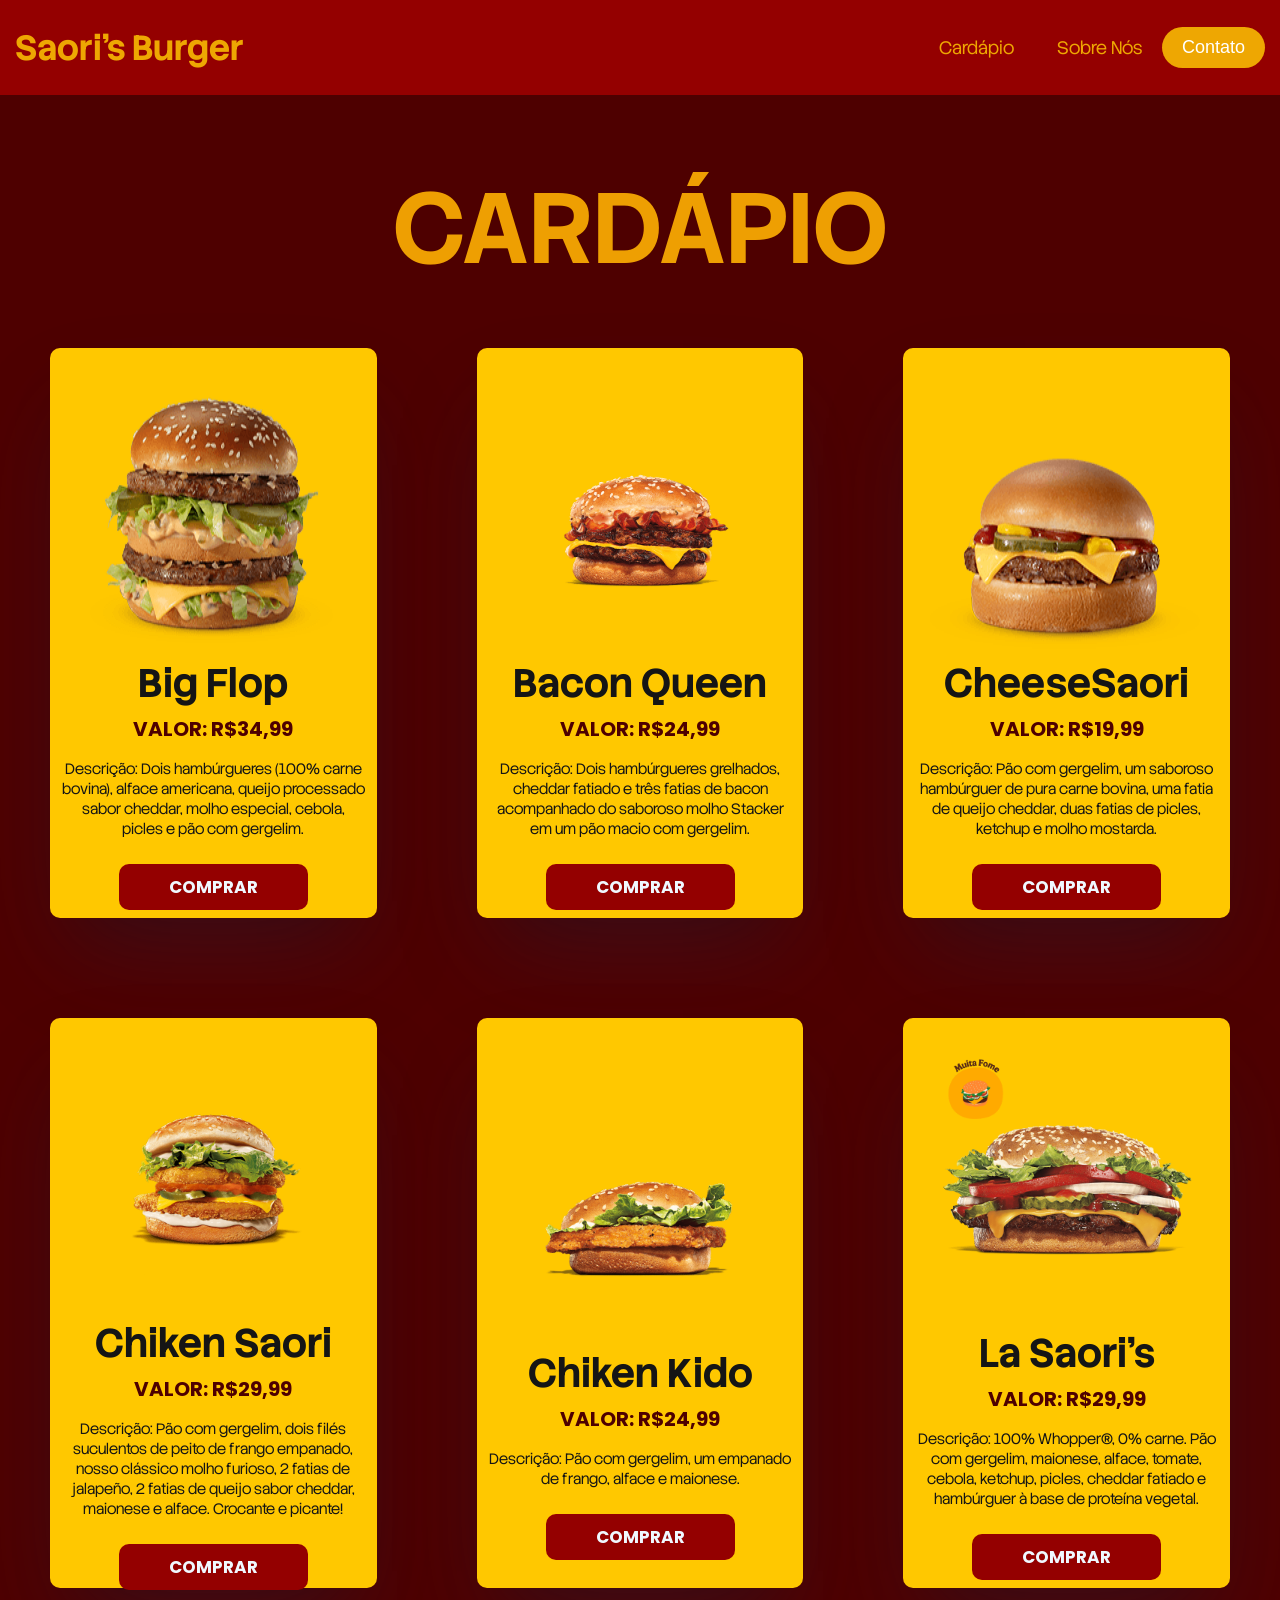
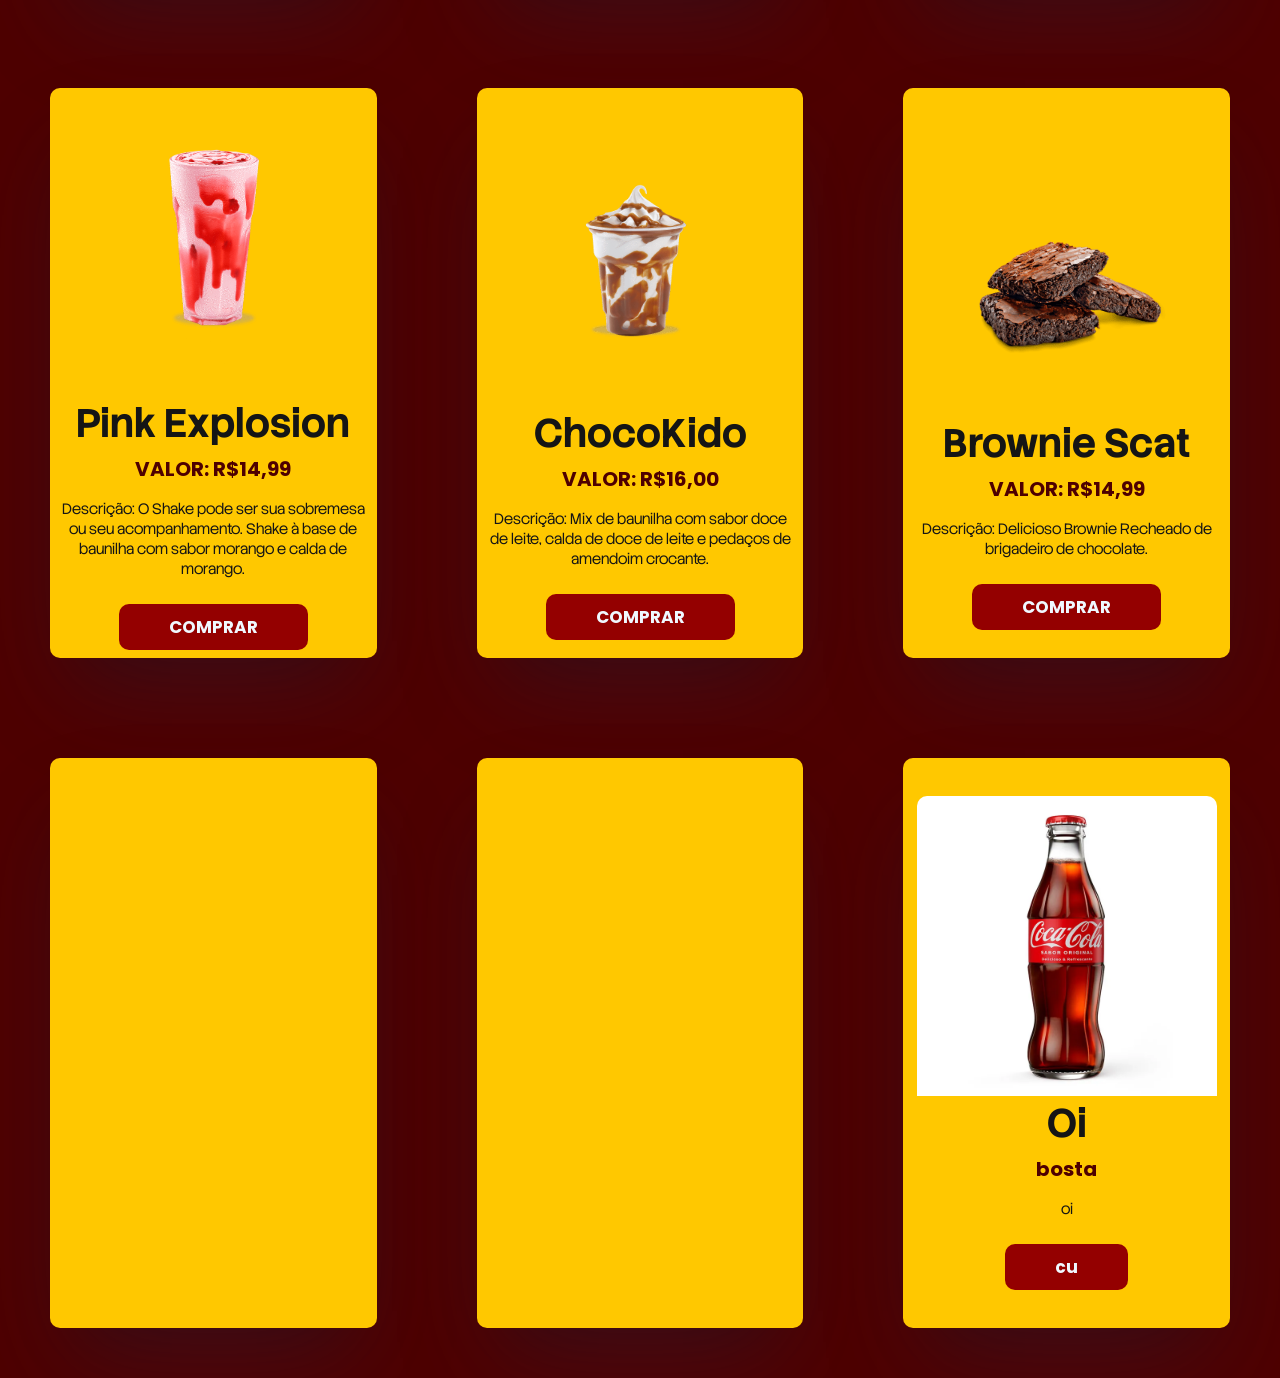
<file: CARDAPIO HAMBURGUERIA/index.html>
<!DOCTYPE html>
<html lang="pt-br">
<head>
    <meta charset="UTF-8">
    <meta name="viewport" content="width=device-width, initial-scale=1.0">
    <title>Saori’s Burger</title>
    <link rel="stylesheet" href="style.css">
</head>
<body>
   <header>
     <span class="logotopo">Saori's Burger</span>
   
     <nav>
          <ul class="nav-links">
            <li><a href="#">Cardápio</a></li>
            <li><a href="sobre.html">Sobre Nós</a></li>
          </ul>
     </nav>

     <a href="contato.html"><Button class="btncontato">Contato</Button></a>
   </header>


   <div class="main">
    <h1>CARDÁPIO</h1>
      
       <div class="linha1">
       
       <div class="card card1">
        <img src="big burger.png" alt="Big Burger">
        <h1>Big Flop</h1>
        <h4>VALOR: R$34,99</h4>
        <p>Descrição: Dois hambúrgueres (100% carne bovina), alface americana, queijo processado sabor cheddar, molho especial, cebola, picles e pão com gergelim.</p>
        <button class="btn">COMPRAR</button>
       </div>

       <div class="card card2">
          <img src="Duplo Bacon.png" alt="Duplo Bacon">
          <h1>Bacon Queen</h1>
          <h4>VALOR: R$24,99</h4>
          <p>Descrição: Dois hambúrgueres grelhados, cheddar fatiado e três fatias de bacon acompanhado do saboroso molho Stacker em um pão macio com gergelim.</p>
          <button class="btn">COMPRAR</button>
      </div>

        <div class="card card3">
           <img src="cheeseburger.png" alt="Cheeseburger">
           <h1>CheeseSaori</h1>
           <h4>VALOR: R$19,99</h4>
           <p>Descrição: Pão com gergelim, um saboroso hambúrguer de pura carne bovina, uma fatia de queijo cheddar, duas fatias de picles, ketchup e molho mostarda.</p>
           <button class="btn">COMPRAR</button>
        </div>
          </div>

       <div class="linha2">
       <div class="card card4">
        <img src="chiken alfa.png" alt="Chiken Alfa">
          <h1>Chiken Saori</h1>
          <h4>VALOR: R$29,99</h4>
          <p>Descrição: Pão com gergelim, dois filés suculentos de peito de frango empanado, nosso clássico molho furioso, 2 fatias de jalapeño, 2 fatias de queijo sabor cheddar, maionese e alface. Crocante e picante!</p>
        <button class="btn">COMPRAR</button>
       </div>

       <div class="card card5">
        <img src="chiken beta.png" alt="Chiken Beta">
        <h1>Chiken Kido</h1>
        <h4>VALOR: R$24,99</h4>
        <p>Descrição: Pão com gergelim, um empanado de frango, alface e maionese.</p>
       <button class="btn">COMPRAR</button>
    </div>

       <div class="card card6">
        <img src="La Vegetariana.png" alt="La Vegetariana">
        <h1>La Saori's</h1>
        <h4>VALOR: R$29,99</h4>
        <p>Descrição: 100% Whopper®, 0% carne. Pão com gergelim, maionese, alface, tomate, cebola, ketchup, picles, cheddar fatiado e hambúrguer à base de proteína vegetal.</p>
       <button class="btn">COMPRAR</button>
    </div>
       </div>

       <div class="linha3">
       <div class="card card7">
        <img src="Shake de Morango.png" alt="Shake de Morango">
        <h1>Pink Explosion</h1>
        <h4>VALOR: R$14,99</h4>
        <p>Descrição: O Shake pode ser sua sobremesa ou seu acompanhamento. Shake à base de baunilha com sabor morango e calda de morango.</p>
      <button class="btn">COMPRAR</button>
    </div>

       <div class="card card8">
        <img src="Sundae doce de Leite.png" alt="Sundae Doce de Leite">
        <h1>ChocoKido</h1>
        <h4>VALOR: R$16,00</h4>
        <p>Descrição: Mix de baunilha com sabor doce de leite, calda de doce de leite e pedaços de amendoim crocante.</p>
       <button class="btn">COMPRAR</button>
    </div>

       <div class="card card9">
        <img src="Brownie.png" alt="Brownie">
        <h1>Brownie Scat</h1>
        <h4>VALOR: R$14,99</h4>
        <p>Descrição: Delicioso Brownie Recheado de brigadeiro de chocolate.</p>
       <button class="btn">COMPRAR</button>
        </div>
       </div>

       <div class="linha4">
         <div class="card card10"></div>

         <div class="card card11">

         </div>

         <div class="card card12">
            <img src="cocacola-garrafinha-png.webp" alt="">
            <h1>Oi</h1>
            <h4>bosta</h4>
            <p>oi
      
            </p>
            <button class="btn">cu</button>
         </div>

       </div>

   </div>


</body>
</html>
</file>
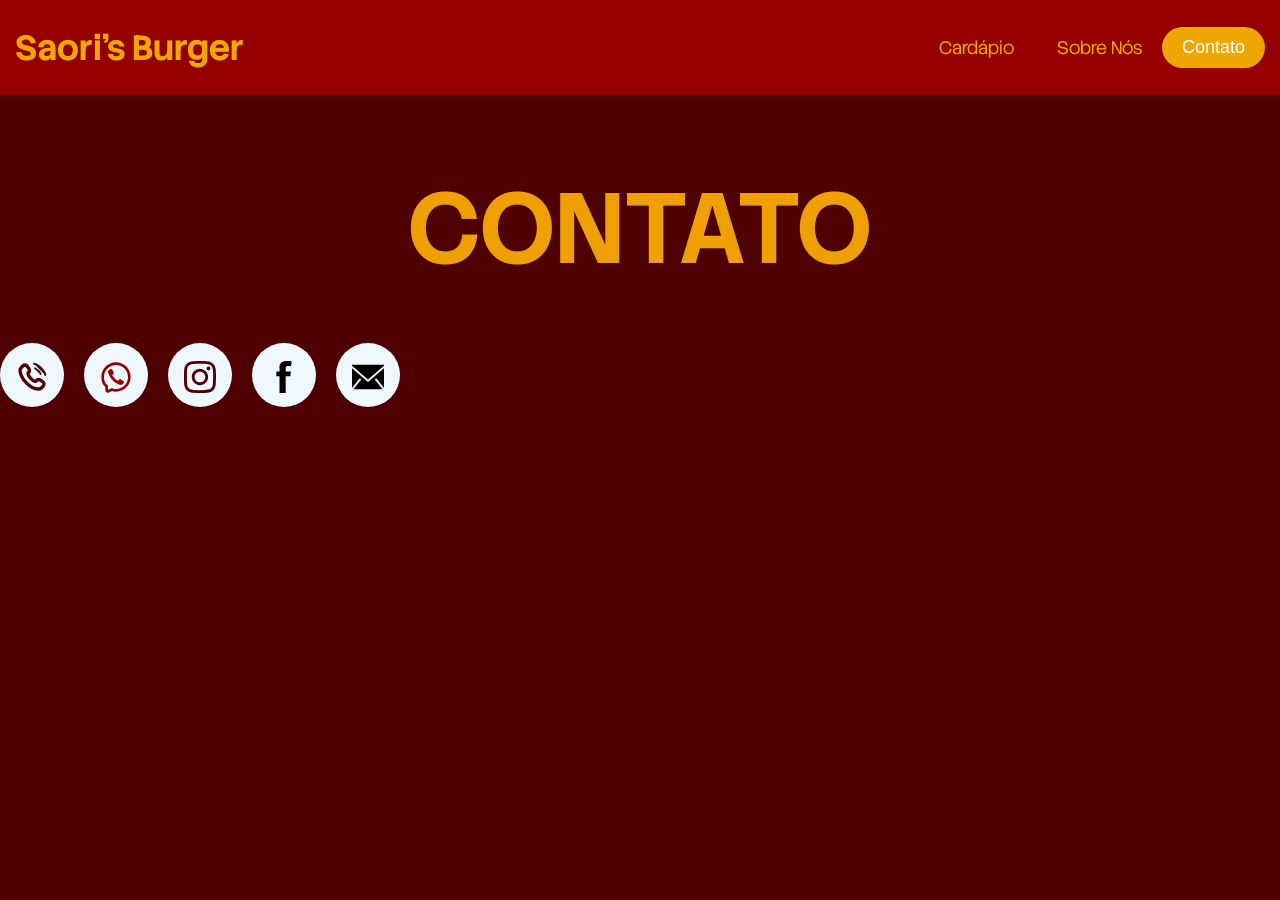
<file: CARDAPIO HAMBURGUERIA/contato.html>
<!DOCTYPE html>
<html lang="pt-br">
<head>
    <meta charset="UTF-8">
    <meta name="viewport" content="width=device-width, initial-scale=1.0">
    <title>Saori's Burger</title>
    <link rel="stylesheet" href="style.css">
</head>
<body>
   <header>
     <span class="logotopo">Saori's Burger</span>

     <nav>
          <ul class="nav-links">
            <li><a href="index.html">Cardápio</a></li>
            <li><a href="sobre.html">Sobre Nós</a></li>
          </ul>
     </nav>

     <a href="#"><Button class="btncontato">Contato</Button></a>
   </header>
    
   <div class="main">
    <h1>CONTATO</h1>


    <div class="redessociais">
      <a data-social="Telefone" style="--accent-color: #FFA500" href="#">
      <svg viewBox="0 0 24 24" fill="#940000" xmlns="http://www.w3.org/2000/svg" stroke="#4e0000"><g id="SVGRepo_bgCarrier" stroke-width="0"></g><g id="SVGRepo_tracerCarrier" stroke-linecap="round" stroke-linejoin="round"></g><g id="SVGRepo_iconCarrier"> <path d="M13.5 2C13.5 2 15.8335 2.21213 18.8033 5.18198C21.7731 8.15183 21.9853 10.4853 21.9853 10.4853" stroke="#4e0000" stroke-width="1.5" stroke-linecap="round"></path> <path d="M14.207 5.53564C14.207 5.53564 15.197 5.81849 16.6819 7.30341C18.1668 8.78834 18.4497 9.77829 18.4497 9.77829" stroke="#4e0000" stroke-width="1.5" stroke-linecap="round"></path> <path d="M15.1007 15.0272L14.5569 14.5107L15.1007 15.0272ZM15.5562 14.5477L16.1 15.0642H16.1L15.5562 14.5477ZM17.9728 14.2123L17.5987 14.8623H17.5987L17.9728 14.2123ZM19.8833 15.312L19.5092 15.962L19.8833 15.312ZM20.4217 18.7584L20.9655 19.2749L20.4217 18.7584ZM19.0011 20.254L18.4573 19.7375L19.0011 20.254ZM17.6763 20.9631L17.7499 21.7095L17.6763 20.9631ZM7.81536 16.4752L8.35915 15.9587L7.81536 16.4752ZM3.00289 6.96594L2.25397 7.00613L2.25397 7.00613L3.00289 6.96594ZM9.47752 8.50311L10.0213 9.01963H10.0213L9.47752 8.50311ZM9.63424 5.6931L10.2466 5.26012L9.63424 5.6931ZM8.37326 3.90961L7.76086 4.3426V4.3426L8.37326 3.90961ZM5.26145 3.60864L5.80524 4.12516L5.26145 3.60864ZM3.69185 5.26114L3.14806 4.74462L3.14806 4.74462L3.69185 5.26114ZM11.0631 13.0559L11.6069 12.5394L11.0631 13.0559ZM15.6445 15.5437L16.1 15.0642L15.0124 14.0312L14.5569 14.5107L15.6445 15.5437ZM17.5987 14.8623L19.5092 15.962L20.2575 14.662L18.347 13.5623L17.5987 14.8623ZM19.8779 18.2419L18.4573 19.7375L19.5449 20.7705L20.9655 19.2749L19.8779 18.2419ZM17.6026 20.2167C16.1676 20.3584 12.4233 20.2375 8.35915 15.9587L7.27157 16.9917C11.7009 21.655 15.9261 21.8895 17.7499 21.7095L17.6026 20.2167ZM8.35915 15.9587C4.48303 11.8778 3.83285 8.43556 3.75181 6.92574L2.25397 7.00613C2.35322 8.85536 3.1384 12.6403 7.27157 16.9917L8.35915 15.9587ZM9.7345 9.32159L10.0213 9.01963L8.93372 7.9866L8.64691 8.28856L9.7345 9.32159ZM10.2466 5.26012L8.98565 3.47663L7.76086 4.3426L9.02185 6.12608L10.2466 5.26012ZM4.71766 3.09213L3.14806 4.74462L4.23564 5.77765L5.80524 4.12516L4.71766 3.09213ZM9.1907 8.80507C8.64691 8.28856 8.64622 8.28929 8.64552 8.29002C8.64528 8.29028 8.64458 8.29102 8.64411 8.29152C8.64316 8.29254 8.64219 8.29357 8.64121 8.29463C8.63924 8.29675 8.6372 8.29896 8.6351 8.30127C8.63091 8.30588 8.62646 8.31087 8.62178 8.31625C8.61243 8.32701 8.60215 8.33931 8.59116 8.3532C8.56918 8.38098 8.54431 8.41512 8.51822 8.45588C8.46591 8.53764 8.40917 8.64531 8.36112 8.78033C8.26342 9.0549 8.21018 9.4185 8.27671 9.87257C8.40742 10.7647 8.99198 11.9644 10.5193 13.5724L11.6069 12.5394C10.1793 11.0363 9.82761 10.1106 9.76086 9.65511C9.72866 9.43536 9.76138 9.31957 9.77432 9.28321C9.78159 9.26277 9.78635 9.25709 9.78169 9.26437C9.77944 9.26789 9.77494 9.27451 9.76738 9.28407C9.76359 9.28885 9.75904 9.29437 9.7536 9.30063C9.75088 9.30375 9.74793 9.30706 9.74476 9.31056C9.74317 9.31231 9.74152 9.3141 9.73981 9.31594C9.73896 9.31686 9.73809 9.31779 9.7372 9.31873C9.73676 9.3192 9.73608 9.31992 9.73586 9.32015C9.73518 9.32087 9.7345 9.32159 9.1907 8.80507ZM10.5193 13.5724C12.0422 15.1757 13.1923 15.806 14.0698 15.9485C14.5201 16.0216 14.8846 15.9632 15.1606 15.8544C15.2955 15.8012 15.4022 15.7387 15.4823 15.6819C15.5223 15.6535 15.5556 15.6266 15.5824 15.6031C15.5959 15.5913 15.6077 15.5803 15.618 15.5703C15.6232 15.5654 15.628 15.5606 15.6324 15.5562C15.6346 15.554 15.6367 15.5518 15.6387 15.5497C15.6397 15.5487 15.6407 15.5477 15.6417 15.5467C15.6422 15.5462 15.6429 15.5454 15.6431 15.5452C15.6438 15.5444 15.6445 15.5437 15.1007 15.0272C14.5569 14.5107 14.5576 14.51 14.5583 14.5093C14.5585 14.509 14.5592 14.5083 14.5596 14.5078C14.5605 14.5069 14.5614 14.506 14.5623 14.5051C14.5641 14.5033 14.5658 14.5015 14.5674 14.4998C14.5708 14.4965 14.574 14.4933 14.577 14.4904C14.583 14.4846 14.5885 14.4796 14.5933 14.4754C14.6028 14.467 14.6099 14.4616 14.6145 14.4584C14.6239 14.4517 14.6229 14.454 14.6102 14.459C14.5909 14.4666 14.5 14.4987 14.3103 14.4679C13.9077 14.4025 13.0391 14.0472 11.6069 12.5394L10.5193 13.5724ZM8.98565 3.47663C7.97206 2.04305 5.94384 1.80119 4.71766 3.09213L5.80524 4.12516C6.32808 3.57471 7.24851 3.61795 7.76086 4.3426L8.98565 3.47663ZM3.75181 6.92574C3.73038 6.52644 3.90425 6.12654 4.23564 5.77765L3.14806 4.74462C2.61221 5.30877 2.20493 6.09246 2.25397 7.00613L3.75181 6.92574ZM18.4573 19.7375C18.1783 20.0313 17.8864 20.1887 17.6026 20.2167L17.7499 21.7095C18.497 21.6357 19.1016 21.2373 19.5449 20.7705L18.4573 19.7375ZM10.0213 9.01963C10.9889 8.00095 11.0574 6.40678 10.2466 5.26012L9.02185 6.12608C9.44399 6.72315 9.37926 7.51753 8.93372 7.9866L10.0213 9.01963ZM19.5092 15.962C20.33 16.4345 20.4907 17.5968 19.8779 18.2419L20.9655 19.2749C22.2704 17.901 21.8904 15.6019 20.2575 14.662L19.5092 15.962ZM16.1 15.0642C16.4854 14.6584 17.086 14.5672 17.5987 14.8623L18.347 13.5623C17.2485 12.93 15.8861 13.1113 15.0124 14.0312L16.1 15.0642Z" fill="#4e0000"></path> </g></svg>
      </a>
      <a data-social="WhatsApp" style="--accent-color: #008000" href="#"><svg viewBox="0 0 24 24" fill="#940000" xmlns="http://www.w3.org/2000/svg"><g id="SVGRepo_bgCarrier" stroke-width="0"></g><g id="SVGRepo_tracerCarrier" stroke-linecap="round" stroke-linejoin="round"></g><g id="SVGRepo_iconCarrier"> <path d="M6.014 8.00613C6.12827 7.1024 7.30277 5.87414 8.23488 6.01043L8.23339 6.00894C9.14051 6.18132 9.85859 7.74261 10.2635 8.44465C10.5504 8.95402 10.3641 9.4701 10.0965 9.68787C9.7355 9.97883 9.17099 10.3803 9.28943 10.7834C9.5 11.5 12 14 13.2296 14.7107C13.695 14.9797 14.0325 14.2702 14.3207 13.9067C14.5301 13.6271 15.0466 13.46 15.5548 13.736C16.3138 14.178 17.0288 14.6917 17.69 15.27C18.0202 15.546 18.0977 15.9539 17.8689 16.385C17.4659 17.1443 16.3003 18.1456 15.4542 17.9421C13.9764 17.5868 8 15.27 6.08033 8.55801C5.97237 8.24048 5.99955 8.12044 6.014 8.00613Z" fill="#940000"></path> <path fill-rule="evenodd" clip-rule="evenodd" d="M12 23C10.7764 23 10.0994 22.8687 9 22.5L6.89443 23.5528C5.56462 24.2177 4 23.2507 4 21.7639V19.5C1.84655 17.492 1 15.1767 1 12C1 5.92487 5.92487 1 12 1C18.0751 1 23 5.92487 23 12C23 18.0751 18.0751 23 12 23ZM6 18.6303L5.36395 18.0372C3.69087 16.4772 3 14.7331 3 12C3 7.02944 7.02944 3 12 3C16.9706 3 21 7.02944 21 12C21 16.9706 16.9706 21 12 21C11.0143 21 10.552 20.911 9.63595 20.6038L8.84847 20.3397L6 21.7639V18.6303Z" fill="#940000"></path> </g></svg></a>
      <a data-social="Instagram" style="--accent-color: #FF1493" href="#"><svg viewBox="0 0 20 20" version="1.1" xmlns="http://www.w3.org/2000/svg" xmlns:xlink="http://www.w3.org/1999/xlink" fill="#4e0000" stroke="#4e0000"><g id="SVGRepo_bgCarrier" stroke-width="0"></g><g id="SVGRepo_tracerCarrier" stroke-linecap="round" stroke-linejoin="round"></g><g id="SVGRepo_iconCarrier"> <title>instagram [#4e0000]</title> <desc>Created with Sketch.</desc> <defs> </defs> <g id="Page-1" stroke="none" stroke-width="1" fill="none" fill-rule="evenodd"> <g id="Dribbble-Light-Preview" transform="translate(-340.000000, -7439.000000)" fill="#4e0000"> <g id="icons" transform="translate(56.000000, 160.000000)"> <path d="M289.869652,7279.12273 C288.241769,7279.19618 286.830805,7279.5942 285.691486,7280.72871 C284.548187,7281.86918 284.155147,7283.28558 284.081514,7284.89653 C284.035742,7285.90201 283.768077,7293.49818 284.544207,7295.49028 C285.067597,7296.83422 286.098457,7297.86749 287.454694,7298.39256 C288.087538,7298.63872 288.809936,7298.80547 289.869652,7298.85411 C298.730467,7299.25511 302.015089,7299.03674 303.400182,7295.49028 C303.645956,7294.859 303.815113,7294.1374 303.86188,7293.08031 C304.26686,7284.19677 303.796207,7282.27117 302.251908,7280.72871 C301.027016,7279.50685 299.5862,7278.67508 289.869652,7279.12273 M289.951245,7297.06748 C288.981083,7297.0238 288.454707,7296.86201 288.103459,7296.72603 C287.219865,7296.3826 286.556174,7295.72155 286.214876,7294.84312 C285.623823,7293.32944 285.819846,7286.14023 285.872583,7284.97693 C285.924325,7283.83745 286.155174,7282.79624 286.959165,7281.99226 C287.954203,7280.99968 289.239792,7280.51332 297.993144,7280.90837 C299.135448,7280.95998 300.179243,7281.19026 300.985224,7281.99226 C301.980262,7282.98483 302.473801,7284.28014 302.071806,7292.99991 C302.028024,7293.96767 301.865833,7294.49274 301.729513,7294.84312 C300.829003,7297.15085 298.757333,7297.47145 289.951245,7297.06748 M298.089663,7283.68956 C298.089663,7284.34665 298.623998,7284.88065 299.283709,7284.88065 C299.943419,7284.88065 300.47875,7284.34665 300.47875,7283.68956 C300.47875,7283.03248 299.943419,7282.49847 299.283709,7282.49847 C298.623998,7282.49847 298.089663,7283.03248 298.089663,7283.68956 M288.862673,7288.98792 C288.862673,7291.80286 291.150266,7294.08479 293.972194,7294.08479 C296.794123,7294.08479 299.081716,7291.80286 299.081716,7288.98792 C299.081716,7286.17298 296.794123,7283.89205 293.972194,7283.89205 C291.150266,7283.89205 288.862673,7286.17298 288.862673,7288.98792 M290.655732,7288.98792 C290.655732,7287.16159 292.140329,7285.67967 293.972194,7285.67967 C295.80406,7285.67967 297.288657,7287.16159 297.288657,7288.98792 C297.288657,7290.81525 295.80406,7292.29716 293.972194,7292.29716 C292.140329,7292.29716 290.655732,7290.81525 290.655732,7288.98792" id="instagram-[#4e0000]"> </path> </g> </g> </g> </g></svg></a>
      <a data-social="Facebook"  style="--accent-color: blue" href="#"><svg fill="#940000" version="1.1" xmlns="http://www.w3.org/2000/svg" xmlns:xlink="http://www.w3.org/1999/xlink" viewBox="0 0 512 512" xml:space="preserve"><g id="SVGRepo_bgCarrier" stroke-width="0"></g><g id="SVGRepo_tracerCarrier" stroke-linecap="round" stroke-linejoin="round"></g><g id="SVGRepo_iconCarrier"> <g id="7935ec95c421cee6d86eb22ecd11b7e3"> <path style="display: inline;" d="M283.122,122.174c0,5.24,0,22.319,0,46.583h83.424l-9.045,74.367h-74.379 c0,114.688,0,268.375,0,268.375h-98.726c0,0,0-151.653,0-268.375h-51.443v-74.367h51.443c0-29.492,0-50.463,0-56.302 c0-27.82-2.096-41.02,9.725-62.578C205.948,28.32,239.308-0.174,297.007,0.512c57.713,0.711,82.04,6.263,82.04,6.263 l-12.501,79.257c0,0-36.853-9.731-54.942-6.263C293.539,83.238,283.122,94.366,283.122,122.174z"> </path> </g> </g></svg></a>
      <a data-social="E-mail"  style="--accent-color: red" href="#"><svg fill="#000000" viewBox="0 0 1920 1920" xmlns="http://www.w3.org/2000/svg"><g id="SVGRepo_bgCarrier" stroke-width="0"></g><g id="SVGRepo_tracerCarrier" stroke-linecap="round" stroke-linejoin="round"></g><g id="SVGRepo_iconCarrier"> <path d="M1920 428.266v1189.54l-464.16-580.146-88.203 70.585 468.679 585.904H83.684l468.679-585.904-88.202-70.585L0 1617.805V428.265l959.944 832.441L1920 428.266ZM1919.932 226v52.627l-959.943 832.44L.045 278.628V226h1919.887Z" fill-rule="evenodd"></path> </g></svg></a>
    </div>
    
   </div>
   
     </body>
</html>
</file>
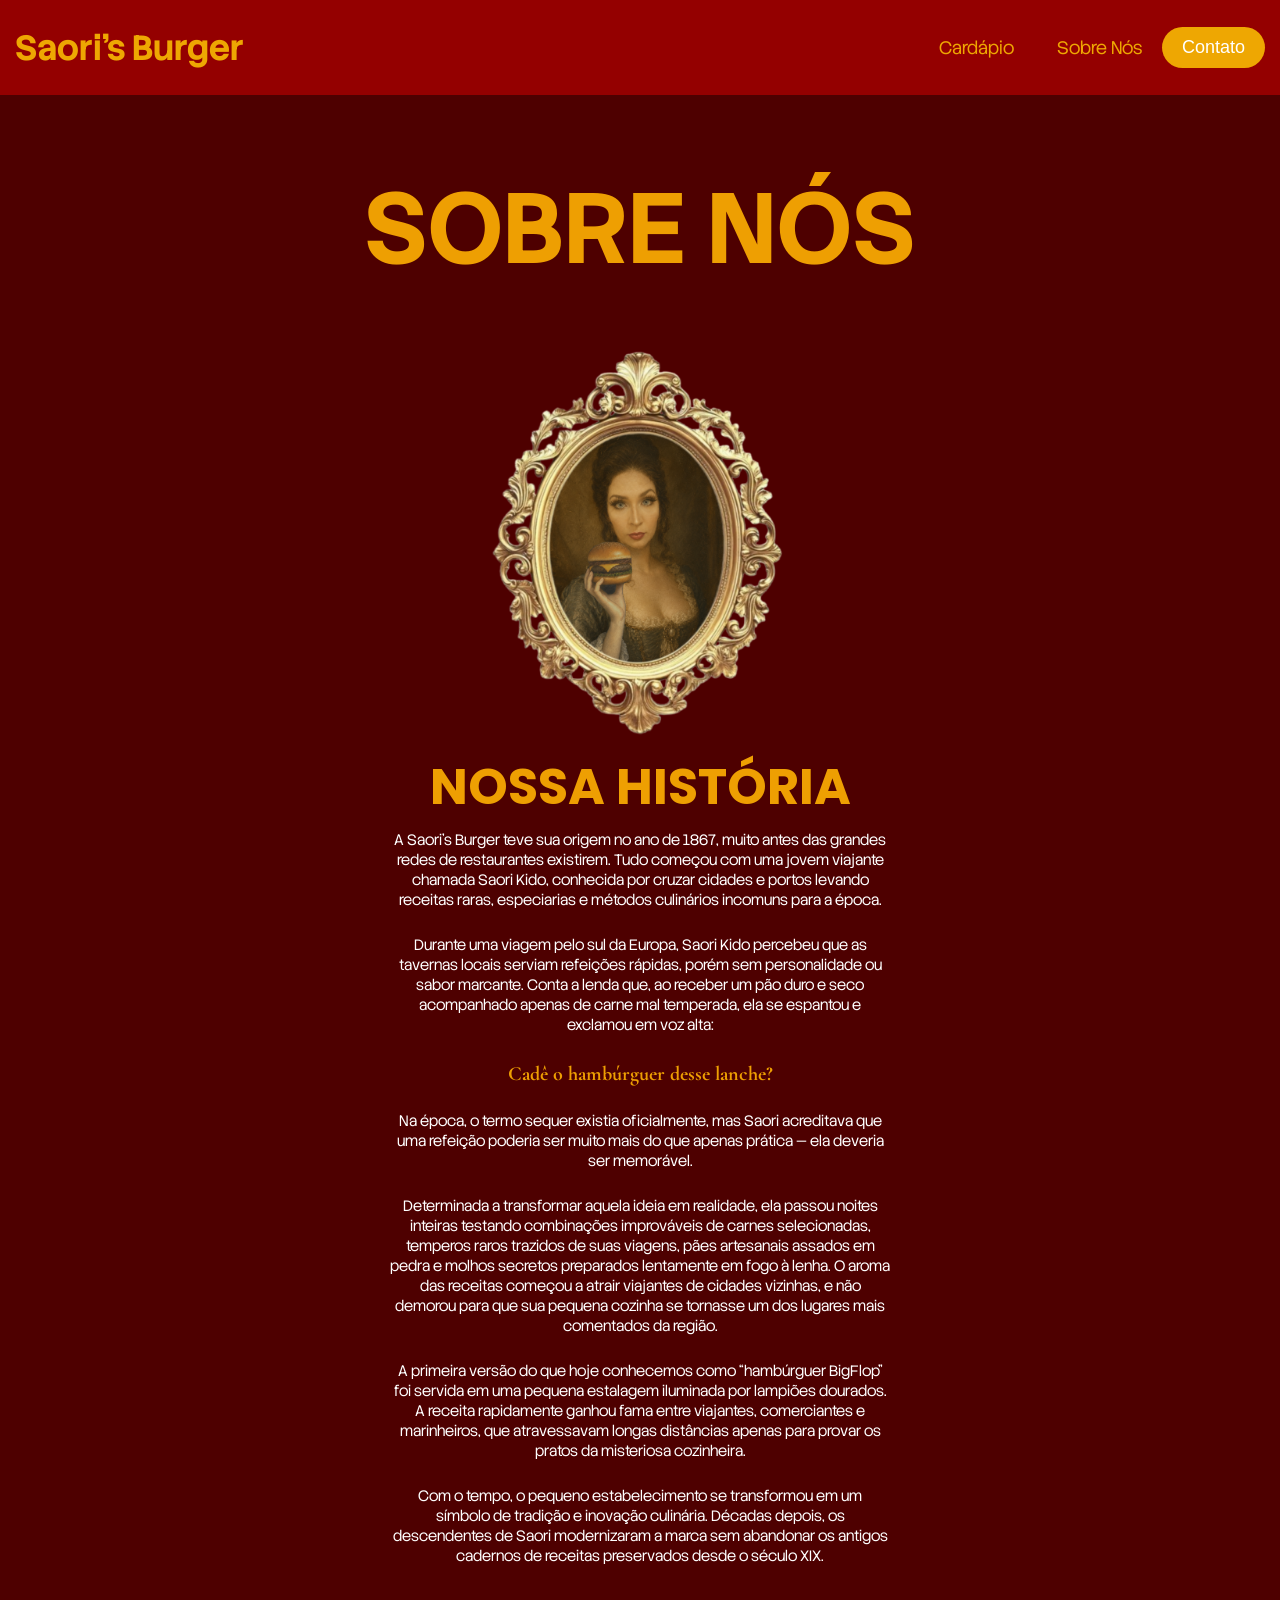
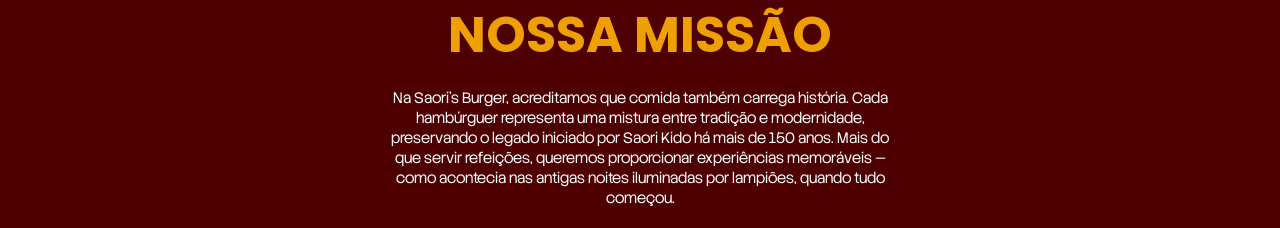
<file: CARDAPIO HAMBURGUERIA/sobre.html>
<!DOCTYPE html>
<html lang="pt-br">
<head>
    <meta charset="UTF-8">
    <meta name="viewport" content="width=device-width, initial-scale=1.0">
    <title>Saori’s Burger</title>
    <link rel="stylesheet" href="style.css">
</head>
<body>
   <header>
     <span class="logotopo">Saori's Burger</span>

     <nav>
          <ul class="nav-links">
            <li><a href="index.html">Cardápio</a></li>
            <li><a href="#">Sobre Nós</a></li>
          </ul>
     </nav>

     <a href="contato.html"><Button class="btncontato">Contato</Button></a>
   </header>

    <div class="main">
       <h1>SOBRE NÓS</h1>
       
     <div class="historia">
        <img src="saori.png" alt="Saori Kido">
        <h2>NOSSA HISTÓRIA</h2>
        <p>A Saori’s Burger teve sua origem no ano de 1867, muito antes das grandes redes de restaurantes existirem. Tudo começou com uma jovem viajante chamada Saori Kido, conhecida por cruzar cidades e portos levando receitas raras, especiarias e métodos culinários incomuns para a época.
        </p>
        <p>Durante uma viagem pelo sul da Europa, Saori Kido percebeu que as tavernas locais serviam refeições rápidas, porém sem personalidade ou sabor marcante. Conta a lenda que, ao receber um pão duro e seco acompanhado apenas de carne mal temperada, ela se espantou e exclamou em voz alta:</p>
        <h3>Cadê o hambúrguer desse lanche?</h2>
          <p>Na época, o termo sequer existia oficialmente, mas Saori acreditava que uma refeição poderia ser muito mais do que apenas prática — ela deveria ser memorável.</p>
          <p>Determinada a transformar aquela ideia em realidade, ela passou noites inteiras testando combinações improváveis de carnes selecionadas, temperos raros trazidos de suas viagens, pães artesanais assados em pedra e molhos secretos preparados lentamente em fogo à lenha. O aroma das receitas começou a atrair viajantes de cidades vizinhas, e não demorou para que sua pequena cozinha se tornasse um dos lugares mais comentados da região.</p>
         <p>A primeira versão do que hoje conhecemos como “hambúrguer BigFlop” foi servida em uma pequena estalagem iluminada por lampiões dourados. A receita rapidamente ganhou fama entre viajantes, comerciantes e marinheiros, que atravessavam longas distâncias apenas para provar os pratos da misteriosa cozinheira.</p>
         <p>Com o tempo, o pequeno estabelecimento se transformou em um símbolo de tradição e inovação culinária. Décadas depois, os descendentes de Saori modernizaram a marca sem abandonar os antigos cadernos de receitas preservados desde o século XIX.</p>
     </div>
      
     <div class="quem">
        <h2>NOSSA MISSÃO</h2>
        <p>Na Saori’s Burger, acreditamos que comida também carrega história.

Cada hambúrguer representa uma mistura entre tradição e modernidade, preservando o legado iniciado por Saori Kido há mais de 150 anos.

Mais do que servir refeições, queremos proporcionar experiências memoráveis — como acontecia nas antigas noites iluminadas por lampiões, quando tudo começou.</p>
     </div>

     </div>
     
     </body>
</html>
</file>
<file: CARDAPIO HAMBURGUERIA/style.css>
@import url('https://fonts.googleapis.com/css2?family=Stack+Sans+Headline:wght@267&display=swap');

@import url('https://fonts.googleapis.com/css2?family=Poppins:wght@400;700&display=swap');

@import url('https://fonts.googleapis.com/css2?family=Cormorant+Garamond:ital,wght@0,300..700;1,300..700&display=swap');


body{
    box-sizing: border-box;
    margin: 0;
    padding: 0;
    background-color: #4e0000;
    font-family: "Stack Sans Headline", sans-serif;
    font-optical-sizing: auto;
    font-weight: 267;
    font-style: normal
}

li, a {
    font-size: 18px;
    color: rgb(238, 167, 2);
    text-decoration: none;
}

.btncontato{
    font-size: 18px;
    color: rgb(255, 255, 255);
    text-decoration: none;}

header{
    display:flex;
    justify-content: flex-end;
    align-items: center;
    padding: 20px 15px;
    background-color: #940000;
}

.logotopo{
    color: rgb(238, 167, 2);
    font-size: 35px;
    font-weight: bold;
    margin-right: auto;

}

.nav-links{
    list-style: none;
}

.nav-links li{
    display: inline-block;
    padding: 0 20px;
}

.nav-links li a:hover{
   color: rgb(255, 255, 255);
}

.btncontato{
    padding: 10px 20px;
    background-color: rgb(238, 167, 2);
    border: none;
    border-radius: 60px;
    cursor: pointer;
    transition: all 400ms ease;
}

.btncontato:hover{
    padding: 10px 20px;
    background-color: rgb(162, 1, 1);
    border: none;
    border-radius: 60px;
    cursor: pointer;
    transform: scale(1.1);
}

body{
    box-sizing: border-box;
    margin: 0%;
    padding: 0%;
}

.linha1, .linha2, .linha3, .linha4{
  display: flex;
  justify-content: center;
}

.card{
    margin: 50px;
    background-color: rgb(255, 200, 0);
    color: rgb(21, 21, 21);
    width: 400px;
    height: 570px;
    border-radius: 10px;
    box-shadow: rgba(50, 50, 93, 0.25) 0px 50px 100px -20px, rgba(0, 0, 0, 0.3) 0px 30px 60px -30px;
    justify-content: center;
    align-items: center;
    display: flex;
    text-align: center;
    flex-direction: column;
    transition: all 400ms ease;

}

.card:hover{
    transform: translateY(-3%);
}

.card>h1{
    font-size: 40px;
    padding-top: 1px;
    margin-bottom: 5px;
    margin-top: 0;
}

.card>p{
    font-size: 15px;
    padding: 10px 10px;
    margin-top: 5px;

}

.card>img{
    width: 300px;
    height: 300px;
    border-top-left-radius: 10px;
    border-top-right-radius: 10px;
}

.btn{
    font-size: 17px;
    padding: 10px 50px;
    border: none;
    background-color: #940000;
    color: aliceblue;
    font-family: "Poppins", sans-serif;
    font-weight: 700;
    font-style: normal;
    border-radius: 10px;
    cursor: pointer;
    transition: 0.1s background;

}

.btn:hover{
    transition: 0.1s background;
    background-color: rgb(238, 159, 2) ;
}

   .main{
        place-items: center;
    }

.main>h1{
    font-family: "Stack Sans Headline", sans-serif;
    color:rgb(238, 159, 2) ;
    display: flex;
    justify-content: center;
    font-size: 100px;
    padding-top: 1px;
    margin-bottom: 5px;
    margin-top: 1;
}

.main>img{
    justify-content: center;
     width: 300px;
    display: block;
    margin: 0 auto;
}

.main>h2{
    font-family: "Stack Sans Headline", sans-serif;
    color:rgb(238, 159, 2) ;
    display: flex;
    justify-content: center;
    font-size: 50px;
    padding-top: 1px;
    margin-bottom: 60px;
    margin-top: 50px;
}

.card>h4{
    font-family: "Poppins", sans-serif;
    font-style: normal;
    color:#4e0000;
    display: flex;
    justify-content: center;
    font-size: 20px;
    padding-top: 0px;
    margin-bottom: 0px;
    margin-top: 0;
}

.historia>h2{
    font-family: "Poppins", sans-serif;
    font-optical-sizing: auto;
    font-size: 50px;
    margin-top: 5px;
    color:rgb(238, 159, 2);
    padding-top: 7px;
    margin-bottom: 0px;
    margin-top: 0;
}

.historia>p{
    
    font-size: 15px;
    margin-top: 0px;
    color:rgb(255, 255, 255);
    padding-top: 0px;
    max-width: 500px;
    margin: auto;
    margin-top: 5px;
    margin-bottom: 20px;
    text-align: center;
}

.historia>img{
    width: 400px;
    height: 400px;
    transition: all 400ms ease;

}

.main>img{
    width: 400px;
    height: 400px
}

.historia{
    display: flex;
    flex-direction: column;
    align-items: center;
    justify-content: center;
    margin: 50px;
     margin-bottom: 0px;
    margin-top: 1;
    

}

.quem{
    font-size: 15px;
    margin-top: 0px;
    color:rgb(255, 255, 255);
    padding-top: 0px;
    max-width: 500px;
    margin: auto;
    margin-top: 5px;
    margin-bottom: 20px;
    text-align: center;
}

.quem>h2{
    font-family: "Poppins", sans-serif;
    font-optical-sizing: auto;
    font-size: 50px;
    margin-top: 5px;
    color:rgb(238, 159, 2);
    padding-top: 7px;
    margin-bottom: 0px;
    margin-top: 0;}

  .historia>h3{
   font-family: "Cormorant Garamond", serif;
    font-optical-sizing: auto;
    font-size: 20px;
    margin-top: 5px;
    color:rgb(238, 159, 2);
    margin-bottom: 7pxpx;
    margin-top: 7px;}


    .historia>img:hover{
      transform: scale(1.1);
    }

    .redessociais{
        margin-top: 50px;
        display: flex;
        gap: 20px;
    }

    .redessociais>a{
        background-color: aliceblue;
        padding: 1em;
        border-radius: 50%;
        height: 64px;
        width: 64px;
        box-sizing: border-box;
        flex-shrink: 0;
        display: grid;
        place-items: center;
        box-shadow:0 5px 10 px rgb(7, 7, 7);
        transition: all 200ms ease;
        
    }
    .redessociais>a>svg{
        height: 32px;
        fill: #000000;
    }

    
.redessociais>a{
    position: relative;
    }
    .redessociais>a::before{
       content: attr(data-social);
       position: absolute;
       top: -55px;
       left: 50%;
       transform: translateX(-50%);
       background-color: var(--accent-color);
       color: white;
       padding: 8px 16px;
       border-radius: 20px;
       white-space: nowrap;
       opacity: 0;
       transition: 0.3s;
    }

    .redessociais>a:hover{
        background-color: var(--accent-color);
        fill: white;
        transform: scale(1.1);
    }

    .redessociais>a::after{
        content: '';
        position: absolute;
        top: -16px;
        left: 50%;
        transform: translateX(-50%);
        border-left: 8px solid transparent;
        border-right: 8px solid transparent;
        border-top: 10px solid var(--accent-color);
        opacity: 0;
        transition: 0.3s;
    }
      

    .redessociais>a:hover::before{
        opacity: 1;
    }

    .redessociais>a:hover::after{
        opacity: 1;
    }
</file>
